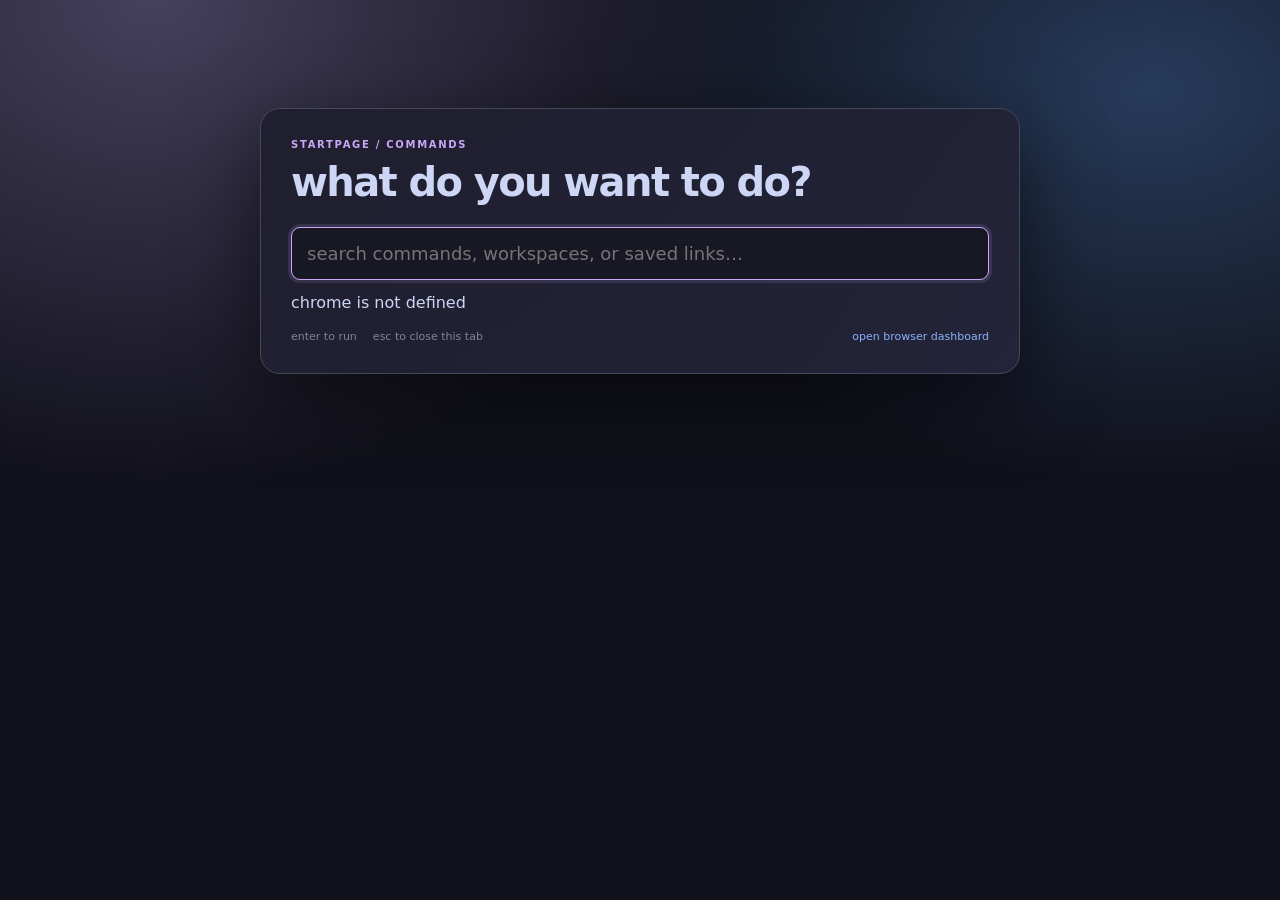
<file: browser-extension/command-palette.html>
<!doctype html>
<html lang="en">
<head>
  <meta charset="utf-8">
  <meta name="viewport" content="width=device-width, initial-scale=1">
  <title>Startpage command palette</title>
  <link rel="stylesheet" href="tools.css">
</head>
<body class="palette-page">
  <main class="palette-shell">
    <div class="eyebrow">STARTPAGE / COMMANDS</div>
    <h1>what do you want to do?</h1>
    <input id="command-search" type="search" placeholder="search commands, workspaces, or saved links…" autocomplete="off" autofocus>
    <div id="command-results" class="command-results" role="listbox"></div>
    <footer><span>enter to run</span><span>esc to close this tab</span><a href="dashboard.html">open browser dashboard</a></footer>
  </main>
  <script src="command-palette.js"></script>
</body>
</html>
</file>
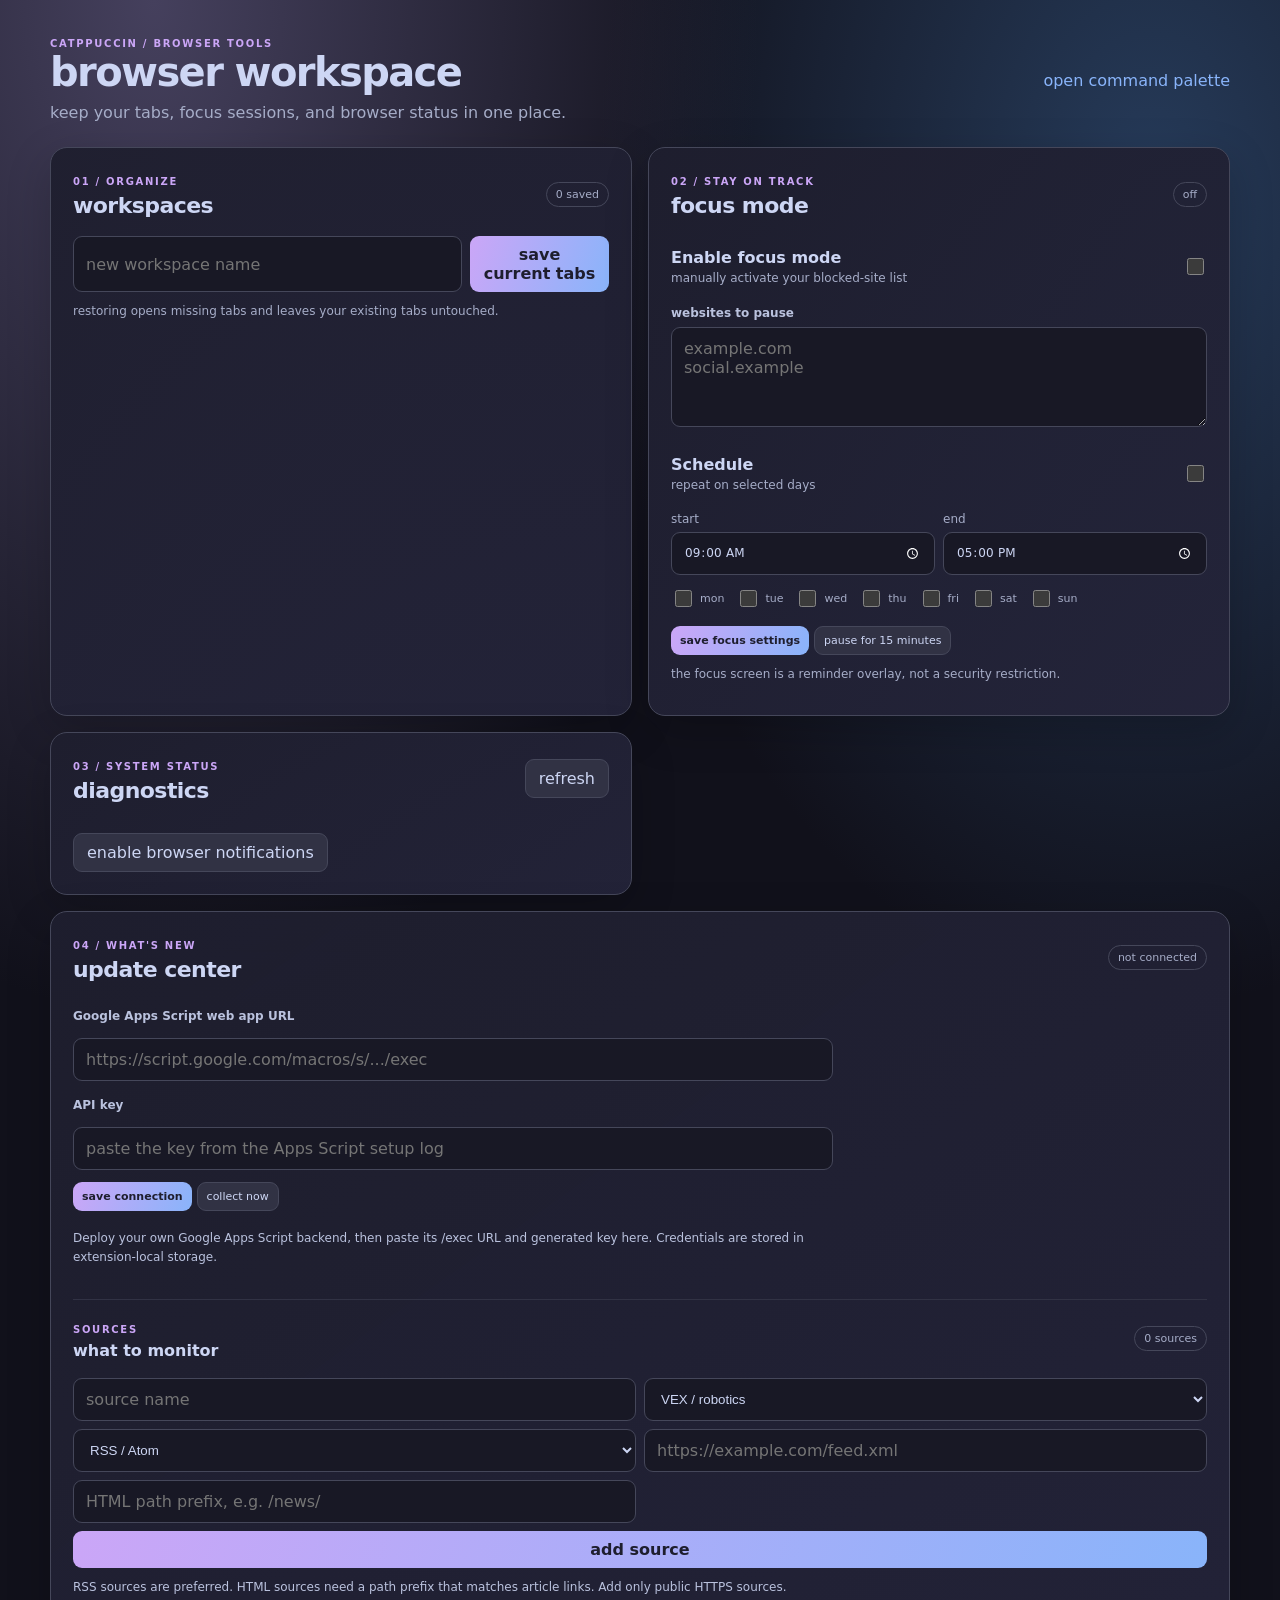
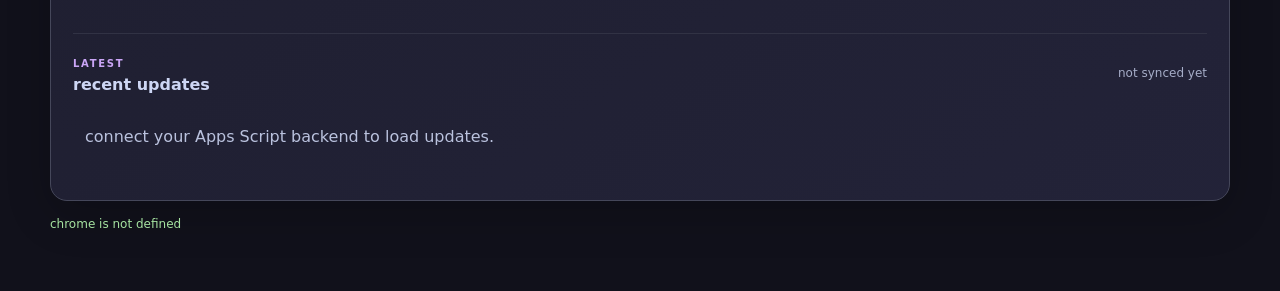
<file: browser-extension/dashboard.html>
<!doctype html>
<html lang="en">
<head>
  <meta charset="utf-8">
  <meta name="viewport" content="width=device-width, initial-scale=1">
  <title>Startpage browser dashboard</title>
  <link rel="stylesheet" href="tools.css">
</head>
<body>
  <header class="dashboard-header">
    <div><div class="eyebrow">CATPPUCCIN / BROWSER TOOLS</div><h1>browser workspace</h1><p>keep your tabs, focus sessions, and browser status in one place.</p></div>
    <a class="subtle-link" href="command-palette.html">open command palette</a>
  </header>
  <main class="dashboard-grid">
    <section class="tool-card workspace-card">
      <div class="card-heading"><div><span class="eyebrow">01 / ORGANIZE</span><h2>workspaces</h2></div><span class="pill" id="workspace-count">0 saved</span></div>
      <form id="workspace-form" class="inline-form"><input id="workspace-name" maxlength="48" required placeholder="new workspace name"><button class="primary">save current tabs</button></form>
      <p class="hint">restoring opens missing tabs and leaves your existing tabs untouched.</p>
      <div id="workspace-list" class="item-list"></div>
    </section>
    <section class="tool-card focus-card">
      <div class="card-heading"><div><span class="eyebrow">02 / STAY ON TRACK</span><h2>focus mode</h2></div><span class="pill" id="focus-status">off</span></div>
      <label class="switch-row"><span><strong>Enable focus mode</strong><small>manually activate your blocked-site list</small></span><input id="focus-enabled" type="checkbox"></label>
      <label class="field-label" for="focus-sites">websites to pause</label>
      <textarea id="focus-sites" rows="4" placeholder="example.com&#10;social.example"></textarea>
      <div class="schedule-grid">
        <label class="switch-row"><span><strong>Schedule</strong><small>repeat on selected days</small></span><input id="schedule-enabled" type="checkbox"></label>
        <label>start <input id="schedule-start" type="time" value="09:00"></label>
        <label>end <input id="schedule-end" type="time" value="17:00"></label>
      </div>
      <div id="day-picker" class="day-picker">
        <label><input type="checkbox" value="1"> mon</label><label><input type="checkbox" value="2"> tue</label><label><input type="checkbox" value="3"> wed</label><label><input type="checkbox" value="4"> thu</label><label><input type="checkbox" value="5"> fri</label><label><input type="checkbox" value="6"> sat</label><label><input type="checkbox" value="0"> sun</label>
      </div>
      <div class="row-actions"><button id="save-focus" class="primary">save focus settings</button><button id="pause-focus" class="quiet">pause for 15 minutes</button></div>
      <p class="hint">the focus screen is a reminder overlay, not a security restriction.</p>
    </section>
    <section class="tool-card diagnostics-card" id="diagnostics">
      <div class="card-heading"><div><span class="eyebrow">03 / SYSTEM STATUS</span><h2>diagnostics</h2></div><button id="refresh-diagnostics" class="quiet">refresh</button></div>
      <div id="diagnostics-grid" class="metrics-grid"></div>
      <div id="diagnostic-errors" class="diagnostic-errors"></div><button id="enable-notifications" class="quiet">enable browser notifications</button>
    </section>
    <section class="tool-card update-card">
      <div class="card-heading"><div><span class="eyebrow">04 / WHAT'S NEW</span><h2>update center</h2></div><span class="pill" id="update-status">not connected</span></div>
      <div class="update-connection">
        <label class="field-label" for="update-api-url">Google Apps Script web app URL</label>
        <input id="update-api-url" type="url" placeholder="https://script.google.com/macros/s/.../exec" autocomplete="url">
        <label class="field-label" for="update-api-key">API key</label>
        <input id="update-api-key" type="password" placeholder="paste the key from the Apps Script setup log" autocomplete="off">
        <div class="row-actions"><button id="save-update-connection" class="primary">save connection</button><button id="collect-updates-now" class="quiet">collect now</button></div>
        <p class="hint" id="update-connection-help">Deploy your own Google Apps Script backend, then paste its /exec URL and generated key here. Credentials are stored in extension-local storage.</p>
      </div>
      <div class="update-sources">
        <div class="card-heading"><div><span class="eyebrow">SOURCES</span><h3>what to monitor</h3></div><span class="pill" id="source-count">0 sources</span></div>
        <form id="source-form" class="source-form">
          <input id="source-name" required maxlength="80" placeholder="source name">
          <select id="source-category" aria-label="Source category"><option value="vex">VEX / robotics</option><option value="xbox">Xbox</option><option value="fortnite">Fortnite</option><option value="browser">Browser</option></select>
          <select id="source-type" aria-label="Source type"><option value="rss">RSS / Atom</option><option value="html">HTML page</option></select>
          <input id="source-url" type="url" required placeholder="https://example.com/feed.xml">
          <input id="source-prefix" placeholder="HTML path prefix, e.g. /news/">
          <button class="primary">add source</button>
        </form>
        <p class="hint">RSS sources are preferred. HTML sources need a path prefix that matches article links. Add only public HTTPS sources.</p>
        <div id="source-list" class="item-list"></div>
      </div>
      <div class="update-feed">
        <div class="card-heading"><div><span class="eyebrow">LATEST</span><h3>recent updates</h3></div><span class="hint" id="update-last-run">not synced yet</span></div>
        <div id="update-list" class="item-list"><p class="empty">connect your Apps Script backend to load updates.</p></div>
      </div>
    </section>
  </main>
  <p id="dashboard-status" class="status" role="status" aria-live="polite"></p>
  <script src="dashboard.js"></script>
</body>
</html>
</file>
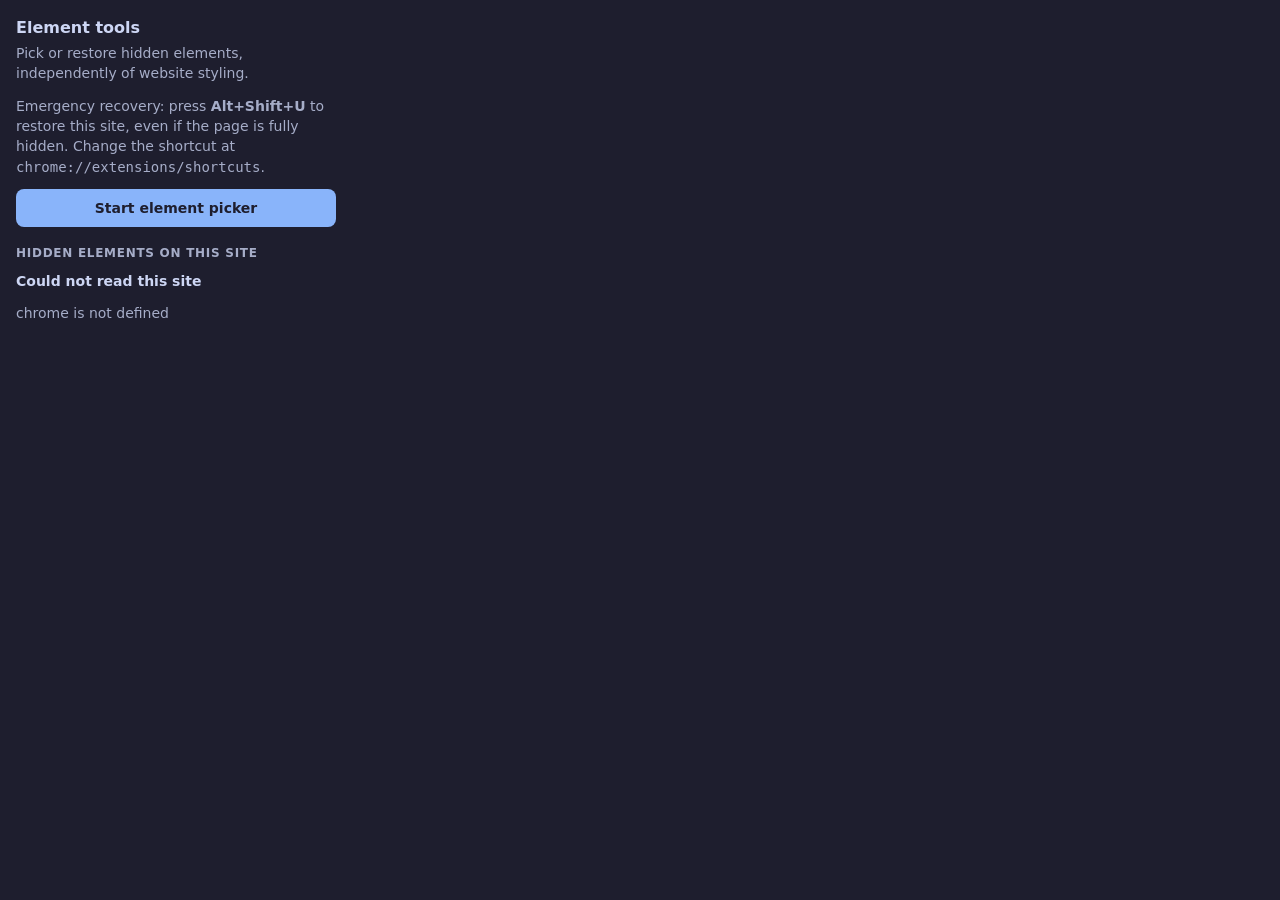
<file: browser-extension/popup.html>
<!doctype html>
<html lang="en">
  <head>
    <meta charset="utf-8">
    <meta name="viewport" content="width=device-width, initial-scale=1">
    <title>Element tools</title>
    <style>
      :root { color-scheme: dark; font: 14px/1.45 system-ui, sans-serif; }
      body { width: 320px; max-height: 560px; overflow: auto; margin: 0; padding: 16px; background: #1e1e2e; color: #cdd6f4; }
      h1 { margin: 0 0 4px; font-size: 16px; }
      h2 { margin: 18px 0 8px; color: #a6adc8; font-size: 12px; letter-spacing: .06em; text-transform: uppercase; }
      p { margin: 0 0 12px; color: #a6adc8; }
      button { padding: 9px 10px; border: 0; border-radius: 8px; background: #89b4fa; color: #1e1e2e; font: inherit; font-weight: 700; cursor: pointer; }
      .primary, .restore-all { width: 100%; }
      .restore-all { margin-top: 8px; background: #f38ba8; }
      button:disabled { opacity: .55; cursor: default; }
      #site { color: #cdd6f4; font-weight: 650; overflow-wrap: anywhere; }
      #items { display: grid; gap: 8px; padding: 0; margin: 0; list-style: none; }
      #items li { display: grid; grid-template-columns: 1fr auto; align-items: center; gap: 8px; padding: 9px; border: 1px solid #45475a; border-radius: 8px; background: #181825; }
      .selector { overflow-wrap: anywhere; color: #cdd6f4; font: 12px/1.4 ui-monospace, monospace; }
      .restore-one { background: #a6e3a1; white-space: nowrap; }
      #status { min-height: 20px; margin: 12px 0 0; }
    </style>
  </head>
  <body>
    <h1>Element tools</h1>
    <p>Pick or restore hidden elements, independently of website styling.</p>
    <p>Emergency recovery: press <strong>Alt+Shift+U</strong> to restore this site, even if the page is fully hidden. Change the shortcut at <code>chrome://extensions/shortcuts</code>.</p>
    <button id="pick" class="primary" type="button">Start element picker</button>
    <h2>Hidden elements on this site</h2>
    <div id="site">Checking current site…</div>
    <ul id="items" aria-live="polite"></ul>
    <button id="restore-site" class="restore-all" type="button" hidden>Restore all on this site</button>
    <button id="restore-everywhere" class="restore-all" type="button" hidden>Restore all sites</button>
    <p id="status" role="status"></p>
    <script src="popup.js"></script>
  </body>
</html>
</file>
<file: browser-extension/tools.css>
:root{color-scheme:dark;font-family:Nunito,system-ui,sans-serif;background:#11111b;color:#cdd6f4;font-synthesis:none}*{box-sizing:border-box}body{margin:0;min-height:100vh;padding:38px 22px;background:radial-gradient(ellipse at 12% 0%,#45405d 0,transparent 38%),radial-gradient(ellipse at 90% 10%,#263b5a 0,transparent 34%),#11111b;color:#cdd6f4}button,input,textarea{font:inherit}button,a{cursor:pointer}button{border:1px solid #45475a;border-radius:9px;padding:9px 13px;background:#313244;color:#cdd6f4;transition:.16s ease}button:hover{border-color:#cba6f7;transform:translateY(-1px)}button.primary{border:0;background:linear-gradient(110deg,#cba6f7,#89b4fa);color:#1e1e2e;font-weight:800}button.danger{color:#f38ba8}input,textarea{width:100%;border:1px solid #45475a;border-radius:9px;padding:11px 12px;background:#181825;color:#cdd6f4;outline:none}input:focus,textarea:focus{border-color:#cba6f7;box-shadow:0 0 0 3px #cba6f722}h1,h2,p{margin-top:0}h1{font-size:clamp(27px,4vw,40px);letter-spacing:-.04em;margin-bottom:8px}h2{font-size:22px;margin:4px 0 0;letter-spacing:-.025em}.eyebrow{color:#cba6f7;font-size:10px;font-weight:900;letter-spacing:.17em}.palette-page{display:grid;place-items:start center;padding-top:12vh}.palette-shell{width:min(760px,100%);padding:30px;border:1px solid #45475a;border-radius:20px;background:linear-gradient(145deg,#1e1e2ef5,#24243af5);box-shadow:0 24px 80px #0008}.palette-shell h1{margin:9px 0 22px}.palette-shell input{font-size:18px;padding:15px}.command-results{display:grid;gap:7px;margin-top:13px;max-height:58vh;overflow:auto}.command-row{display:grid;gap:4px;text-align:left;padding:13px 15px;background:#24243a}.command-row.selected{border-color:#cba6f7;background:linear-gradient(100deg,#cba6f722,#89b4fa18)}.command-row strong{font-size:14px}.command-row small,.hint,.workspace-row small,.switch-row small{color:#a6adc8;font-size:12px}.empty{padding:12px;color:#a6adc8}.palette-shell footer{display:flex;flex-wrap:wrap;gap:16px;margin-top:18px;color:#7f849c;font-size:11px}.palette-shell footer a,.subtle-link{margin-left:auto;color:#89b4fa;text-decoration:none}.dashboard-header{display:flex;align-items:center;justify-content:space-between;gap:20px;max-width:1180px;margin:0 auto 25px}.dashboard-header p{color:#a6adc8;margin:0}.dashboard-grid{display:grid;grid-template-columns:repeat(2,minmax(0,1fr));gap:16px;max-width:1180px;margin:auto}.tool-card{min-width:0;padding:22px;border:1px solid #45475a;border-radius:17px;background:linear-gradient(145deg,#1e1e2ef2,#24243aee);box-shadow:0 14px 45px #0003}.card-heading{display:flex;align-items:center;justify-content:space-between;gap:14px;margin-bottom:18px}.pill{padding:5px 9px;border:1px solid #45475a;border-radius:99px;color:#a6adc8;font-size:11px}.pill.active{border-color:#a6e3a1;color:#a6e3a1}.inline-form{display:flex;gap:8px}.inline-form input{min-width:0}.hint{margin:10px 0;line-height:1.5}.item-list{display:grid;gap:8px;margin-top:14px}.workspace-row{display:flex;align-items:center;justify-content:space-between;gap:12px;padding:12px;border:1px solid #313244;border-radius:11px;background:#18182588}.workspace-row>div:first-child{display:grid;gap:4px;min-width:0}.workspace-row strong{overflow-wrap:anywhere}.row-actions{display:flex;flex-wrap:wrap;gap:5px}.row-actions button{padding:7px 9px;font-size:11px}.switch-row{display:flex;align-items:center;justify-content:space-between;gap:15px;padding:12px 0}.switch-row span{display:grid;gap:4px}.switch-row input,.day-picker input{width:17px;height:17px;accent-color:#cba6f7}.field-label{display:block;margin:9px 0 7px;color:#bac2de;font-size:12px;font-weight:800}.schedule-grid{display:grid;grid-template-columns:1fr 1fr;gap:8px;margin-top:12px}.schedule-grid>.switch-row{grid-column:1/-1}.schedule-grid>label:not(.switch-row){display:grid;gap:6px;color:#a6adc8;font-size:12px}.day-picker{display:flex;flex-wrap:wrap;gap:12px;margin:12px 0 16px}.day-picker label{display:flex;align-items:center;gap:5px;color:#a6adc8;font-size:11px}.metrics-grid{display:grid;grid-template-columns:repeat(4,minmax(0,1fr));gap:8px}.metric{display:grid;gap:5px;padding:12px;border-radius:10px;background:#181825}.metric strong{font-size:18px;color:#cba6f7}.metric small{font-size:10px;color:#a6adc8}.diagnostic-errors{max-height:180px;overflow:auto;margin-top:12px}.diagnostic-errors p{padding:8px;margin:0;border-top:1px solid #313244;color:#f38ba8;font-size:11px;overflow-wrap:anywhere}.update-card p{line-height:1.6;color:#bac2de}.status{max-width:1180px;min-height:20px;margin:16px auto;color:#a6e3a1;font-size:12px}@media(max-width:780px){.dashboard-grid{grid-template-columns:1fr}.dashboard-header{align-items:flex-start;flex-direction:column}.subtle-link{margin-left:0}.metrics-grid{grid-template-columns:repeat(2,minmax(0,1fr))}}@media(max-width:500px){body{padding:22px 12px}.tool-card,.palette-shell{padding:17px}.workspace-row{align-items:flex-start;flex-direction:column}.row-actions{width:100%}.row-actions button{flex:1}.inline-form{flex-direction:column}}

.update-card{grid-column:1/-1}.update-connection{display:grid;gap:8px;max-width:760px}.update-connection .row-actions{margin-top:4px}.update-sources,.update-feed{margin-top:22px;padding-top:18px;border-top:1px solid #313244}.update-sources h3,.update-feed h3{font-size:16px;margin:4px 0 0}.source-form{display:grid;grid-template-columns:1fr 1fr;gap:8px}.source-form button{grid-column:1/-1}.source-form select{width:100%;border:1px solid #45475a;border-radius:9px;padding:11px 12px;background:#181825;color:#cdd6f4}.source-row small{overflow-wrap:anywhere}.update-entry{display:grid;gap:6px;padding:14px;border:1px solid #313244;border-radius:11px;background:#18182588}.update-entry>a{color:#cdd6f4;font-weight:800;text-decoration:none}.update-entry>a:hover{color:#cba6f7}.update-entry>small:first-child{color:#cba6f7;text-transform:uppercase;letter-spacing:.08em;font-size:10px}.update-entry>small:last-child{color:#7f849c;font-size:10px}.update-entry p{margin:0;color:#a6adc8;font-size:12px}@media(max-width:500px){.source-form{grid-template-columns:1fr}.source-form button{grid-column:1}}
</file>
